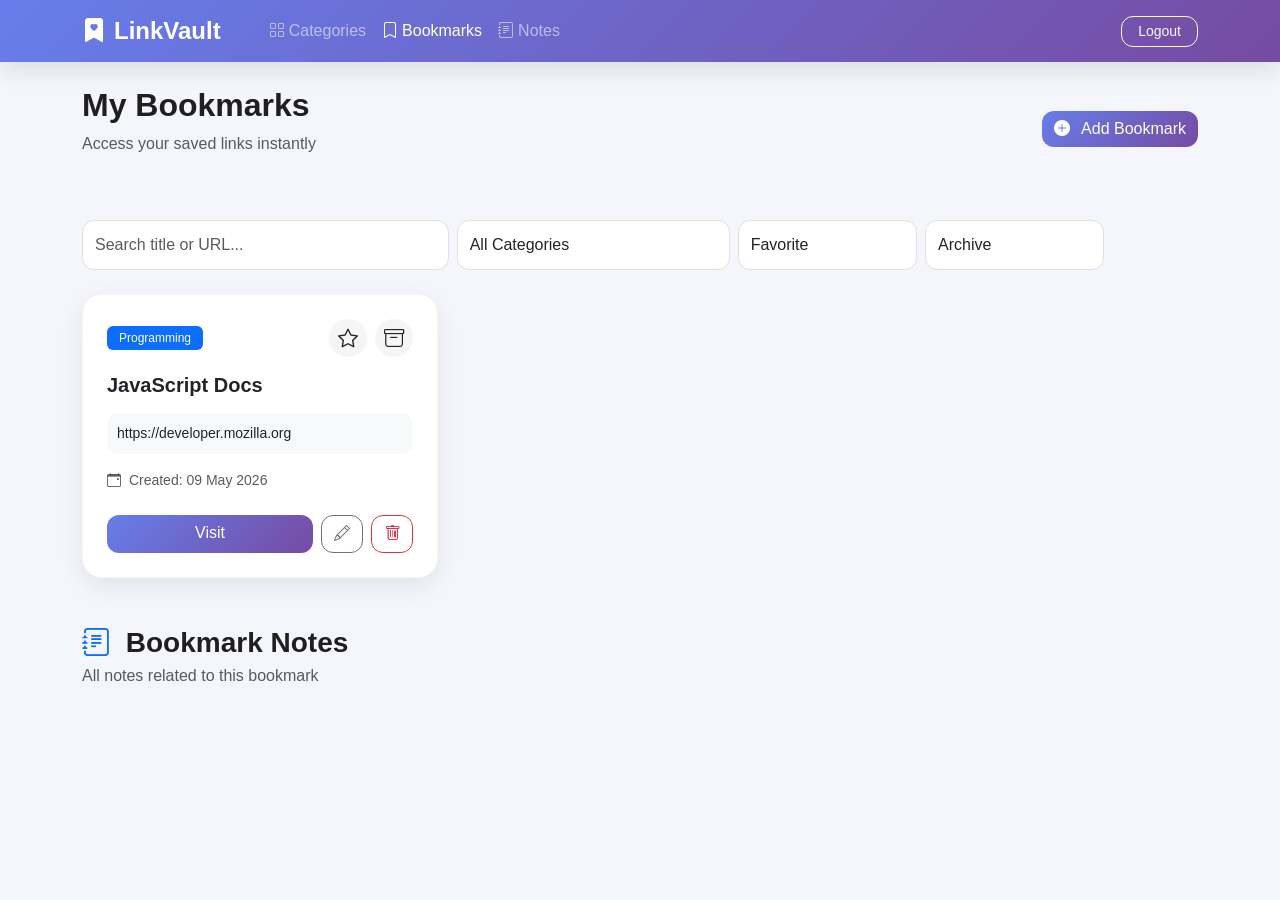
<file: bookmarks.html>
<!DOCTYPE html>
<html lang="en">
<head>
    <meta charset="UTF-8">
    <meta name="viewport" content="width=device-width, initial-scale=1.0">
    <title>LinkVault | My Bookmarks</title>

    <link href="https://cdn.jsdelivr.net/npm/bootstrap@5.3.0/dist/css/bootstrap.min.css" rel="stylesheet">
    <link rel="stylesheet" href="https://cdn.jsdelivr.net/npm/bootstrap-icons@1.11.0/font/bootstrap-icons.css">
    <link rel="stylesheet" href="style.css">

    <style>
        .bookmark-card{
            border:none;
            border-radius:20px;
            box-shadow:0 8px 25px rgba(0,0,0,.08);
            transition:.3s;
        }

        .bookmark-card:hover{
            transform:translateY(-6px);
        }

        .action-icon{
            width:38px;
            height:38px;
            border-radius:50%;
            display:flex;
            align-items:center;
            justify-content:center;
            cursor:pointer;
            transition:.3s;
            font-size:20px;
            background:#f5f5f5;
        }

        .action-icon:hover{
            transform:scale(1.1);
        }

        .favorite.active{
            color:#ffc107;
            background:#fff7db;
        }

        .archived.active{
            color:#6c757d;
            background:#ececec;
        }

        .url-box{
            background:#f8f9fa;
            padding:10px;
            border-radius:10px;
            font-size:14px;
            word-break:break-all;
        }
    </style>
</head>
<body>

<nav class="navbar navbar-expand-lg navbar-dark mb-4 nav-custom">
    <div class="container">
        <a class="navbar-brand fw-bold fs-4" href="#">
            <i class="bi bi-bookmark-heart-fill me-2"></i>LinkVault
        </a>

        <button class="navbar-toggler" data-bs-toggle="collapse" data-bs-target="#navMenu">
            <span class="navbar-toggler-icon"></span>
        </button>

        <div class="collapse navbar-collapse" id="navMenu">
            <ul class="navbar-nav me-auto ms-4">
                <li class="nav-item">
                    <a class="nav-link" href="categories.html">
                        <i class="bi bi-grid me-1"></i>Categories
                    </a>
                </li>

                <li class="nav-item">
                    <a class="nav-link active" href="bookmarks.html">
                        <i class="bi bi-bookmark me-1"></i>Bookmarks
                    </a>
                </li>

                <li class="nav-item">
                    <a class="nav-link" href="notes.html">
                        <i class="bi bi-journal-text me-1"></i>Notes
                    </a>
                </li>
            </ul>

            <button class="btn btn-outline-light btn-sm px-3">
                Logout
            </button>
        </div>
    </div>
</nav>


<div class="container">

    <div class="d-flex justify-content-between align-items-center mb-5">
        <div>
            <h2 class="fw-bold">My Bookmarks</h2>
            <p class="text-muted">Access your saved links instantly</p>
        </div>

        <button class="btn btn-primary" data-bs-toggle="modal" data-bs-target="#bookmarkModal">
            <i class="bi bi-plus-circle-fill me-2"></i>
            Add Bookmark
        </button>
    </div>
<div class="row mb-4 g-2">

  <!-- search -->
  <div class="col-md-4">
    <input type="text" id="searchInput" class="form-control" placeholder="Search title or URL...">
  </div>

  <!-- category -->
  <div class="col-md-3">
    <select id="filterCategory" class="form-control">
      <option value="">All Categories</option>
    </select>
  </div>

  <!-- favorite -->
  <div class="col-md-2">
    <select id="filterFavorite" class="form-control">
      <option value="">Favorite</option>
      <option value="true">Only Favorites</option>
    </select>
  </div>

  <!-- archive -->
  <div class="col-md-2">
    <select id="filterArchive" class="form-control">
      <option value="">Archive</option>
      <option value="true">Archived</option>
      <option value="false">Not Archived</option>
    </select>
  </div>

</div>

    <div class="row g-4" id="bookmarksGrid">

        <!-- Example Card -->
        <div class="col-md-6 col-lg-4">
            <div class="card bookmark-card p-4 h-100">

                <!-- icons -->
                <div class="d-flex justify-content-between align-items-center mb-3">

                    <span class="badge bg-primary">
                        Programming
                    </span>

                    <div class="d-flex gap-2">

                        <!-- favorite false default -->
                        <div class="action-icon favorite"
                             onclick="this.classList.toggle('active')">
                            <i class="bi bi-star"></i>
                        </div>

                        <!-- archived false default -->
                        <div class="action-icon archived"
                             onclick="this.classList.toggle('active')">
                            <i class="bi bi-archive"></i>
                        </div>

                    </div>
                </div>

                <!-- title -->
                <h5 class="fw-bold mb-3">
                    JavaScript Docs
                </h5>

                <!-- url -->
                <div class="url-box mb-3">
                    https://developer.mozilla.org
                </div>

                <!-- created -->
                <small class="text-muted d-block mb-4">
                    <i class="bi bi-calendar-event me-1"></i>
                    Created: 09 May 2026
                </small>

                <!-- buttons -->
                <div class="mt-auto d-flex gap-2">
                    <a href="#" class="btn btn-primary w-100">
                        Visit
                    </a>

                    <button class="btn btn-outline-secondary">
                        <i class="bi bi-pencil"></i>
                    </button>

                    <button class="btn btn-outline-danger">
                        <i class="bi bi-trash"></i>
                    </button>
                </div>

            </div>
        </div>

    </div>
</div>


<!-- modal -->
<div class="modal fade" id="bookmarkModal" tabindex="-1">
  <div class="modal-dialog">
    <div class="modal-content">

      <div class="modal-header">
        <h5 class="modal-title">Add Bookmark</h5>
        <button class="btn-close" data-bs-dismiss="modal"></button>
      </div>

      <div class="modal-body">

        <form id="bookmarkForm">

          <input class="form-control mb-3"
                 id="title"
                 placeholder="Bookmark title"
                 required>

          <input class="form-control mb-3"
                 id="url"
                 type="url"
                 placeholder="https://example.com"
                 required>

        <select class="form-control mb-3" id="categoryId" required>
  <option value="">Select Category</option>
</select>
                 <input type="hidden" id="bookmarkId">

          <button class="btn btn-primary w-100">
            Save Bookmark
          </button>

        </form>
        

      </div>
    </div>
  </div>
</div>
<section class="container mt-5 mb-5" id="bookmarkNotesSection">

  <div class="d-flex justify-content-between align-items-center mb-4">
    <div>
      <h3 class="fw-bold mb-1">
        <i class="bi bi-journal-text me-2 text-primary"></i>
        Bookmark Notes
      </h3>
      <p class="text-muted mb-0">
        All notes related to this bookmark
      </p>
    </div>
  </div>

  <div class="row g-4" id="bookmarkNotesContainer">


  </div>

</section>
<div class="modal fade" id="bookmarkNoteModal" tabindex="-1">
  <div class="modal-dialog">
    <div class="modal-content rounded-4 border-0 shadow">

      <div class="modal-header">
        <h5 class="modal-title">Add Bookmark Note</h5>
        <button class="btn-close" data-bs-dismiss="modal"></button>
      </div>

      <div class="modal-body">

        <form id="bookmarkNoteForm">

         <input type="hidden" id="bookmarkNoteId">

          <textarea
            class="form-control mb-3"
            id="noteContent"
            rows="4"
            placeholder="Write your notecontent..."
            required
          ></textarea>


          <button class="btn btn-primary w-100">
            Save Note
          </button>

        </form>

      </div>
    </div>
  </div>
</div>


<script src="https://cdn.jsdelivr.net/npm/bootstrap@5.3.0/dist/js/bootstrap.bundle.min.js"></script>
<script src="bookmark.js"></script>
</body>
</html>
</file>
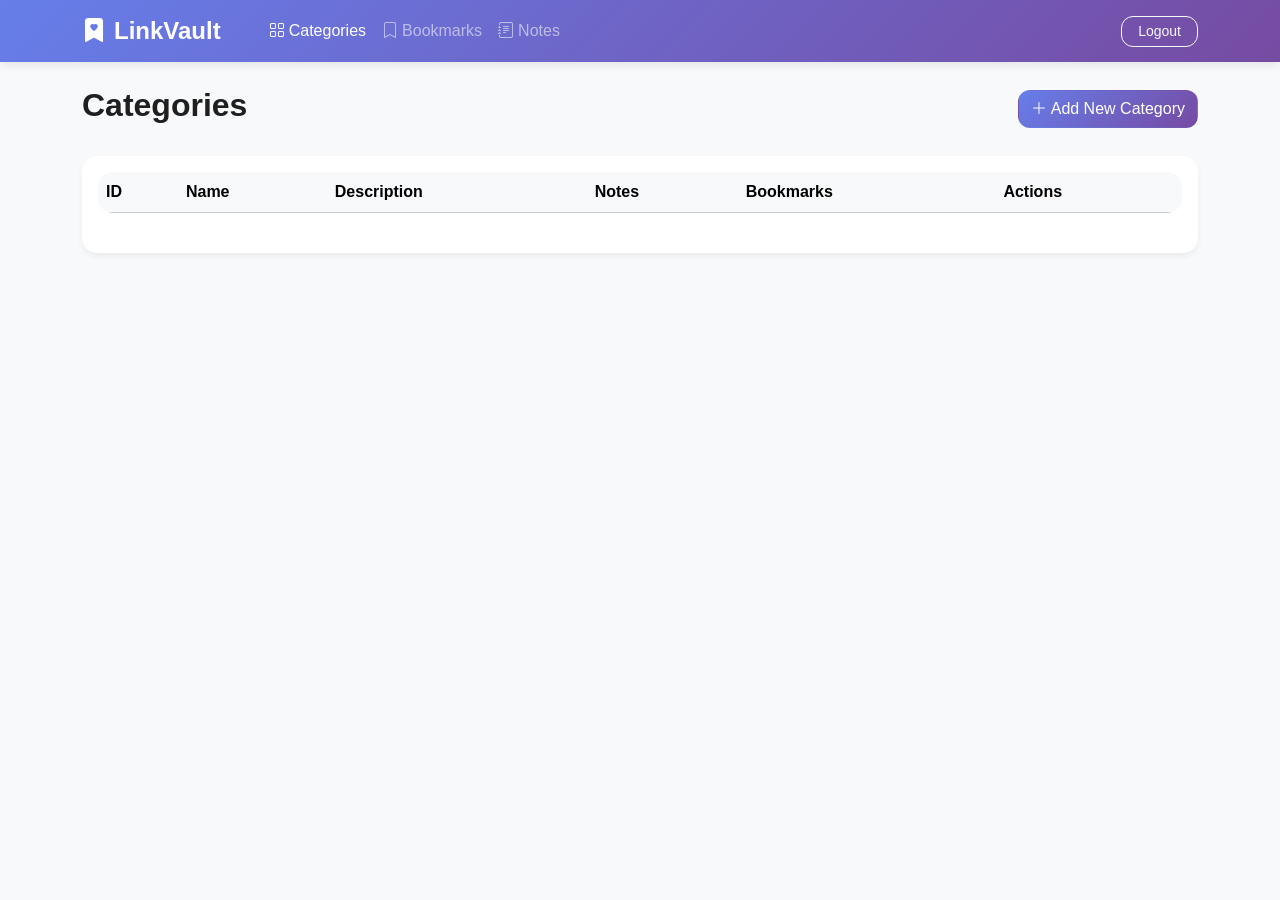
<file: categories.html>
<!DOCTYPE html>
<html lang="en">
<head>
    <meta charset="UTF-8">
    <meta name="viewport" content="width=device-width, initial-scale=1.0">
    <title>LinkVault | Categories</title>
    <link href="https://cdn.jsdelivr.net/npm/bootstrap@5.3.0/dist/css/bootstrap.min.css" rel="stylesheet">
    <link rel="stylesheet" href="https://cdn.jsdelivr.net/npm/bootstrap-icons@1.11.0/font/bootstrap-icons.css">
    <link rel="stylesheet" href="style.css">
    <style>
        body { background-color: #f8f9fa; font-family: 'Segoe UI', sans-serif; }
        .navbar { box-shadow: 0 2px 10px rgba(0,0,0,0.1); }
        .card { border: none; border-radius: 15px; box-shadow: 0 4px 6px rgba(0,0,0,0.05); }
        .empty-state { padding: 50px 0; text-align: center; color: #6c757d; }
        .table-responsive { border-radius: 15px; overflow: hidden; }
        .loading-spinner { display: none; text-align: center; padding: 20px; }
    </style>
</head>
<body>

<nav class="navbar navbar-expand-lg navbar-dark mb-4 nav-custom">
  <div class="container">
    <a class="navbar-brand fw-bold fs-4" href="#">
      <i class="bi bi-bookmark-heart-fill me-2"></i>LinkVault
    </a>

    <button class="navbar-toggler" data-bs-toggle="collapse" data-bs-target="#navMenu">
      <span class="navbar-toggler-icon"></span>
    </button>

    <div class="collapse navbar-collapse" id="navMenu">
      <ul class="navbar-nav me-auto ms-4">
        <li class="nav-item">
          <a class="nav-link active" href="categories.html">
            <i class="bi bi-grid me-1"></i>Categories
          </a>
        </li>

        <li class="nav-item">
          <a class="nav-link" href="bookmarks.html">
            <i class="bi bi-bookmark me-1"></i>Bookmarks
          </a>
        </li>

        <li class="nav-item">
          <a class="nav-link " href="notes.html">
            <i class="bi bi-journal-text me-1"></i>Notes
          </a>
        </li>
      </ul>

      <div class="d-flex align-items-center gap-3">
        <span class="text-white-50 small" id="userEmail"></span>
        <button class="btn btn-outline-light btn-sm px-3">
          Logout
        </button>
      </div>
    </div>
  </div>
</nav>
<div class="container">
    <div class="d-flex justify-content-between align-items-center mb-4">
        <h2>Categories</h2>
        <button class="btn " data-bs-toggle="modal" data-bs-target="#categoryModal" style="background: linear-gradient(135deg, #667eea 0%, #764ba2 100%); color: white;">
            <i class="bi bi-plus-lg"></i> Add New Category
        </button>
    </div>

    <div id="loading" class="loading-spinner">
        <div class="spinner-border text-primary" role="status"></div>
    </div>

    <div class="card p-3">
        <div class="table-responsive">
            <table class="table table-hover align-middle" id="categoriesTable">
                <thead class="table-light">
                    <tr>
                        <th>ID</th>
                        <th>Name</th>
                        <th>Description</th>
                        <th>Notes</th>
                        <th>Bookmarks</th>
                         <th>Actions</th>
                    </tr>
                </thead>
                <tbody id="categoriesBody">
                    </tbody>
            </table>
        </div>
<p id="errorMsg" class="text-danger mt-2"></p>
        <div id="emptyState" class="empty-state d-none">
            <i class="bi bi-folder-x" style="font-size: 3rem;"></i>
            <h5>No Categories Found</h5>
            <p>Click the button above to add your first category.</p>
        </div>
    </div>
</div>

<div class="modal fade" id="categoryModal" tabindex="-1">
    <div class="modal-dialog">
        <div class="modal-content">
            <div class="modal-header">
                <h5 class="modal-title" id="modalTitle">Add Category</h5>
                <button type="button" class="btn-close" data-bs-dismiss="modal"></button>
            </div>
            <div class="modal-body">
                <form id="categoryForm">
                    <input type="hidden" id="categoryId">
                    <div class="mb-3">
                        <label class="form-label">Name</label>
                        <input type="text" class="form-control" id="catName" required>
                    </div>
                    <div class="mb-3">
                        <label class="form-label">Description</label>
                        <textarea class="form-control" id="catDesc"></textarea>
                    </div>
<button type="submit" class="btn btn-primary w-100" id="btn"">
  Save Category
</button>              
  </form>
            </div>
        </div>
    </div>
</div>


<script src="https://cdn.jsdelivr.net/npm/bootstrap@5.3.0/dist/js/bootstrap.bundle.min.js"></script>
<script>
    function logout() {
        localStorage.removeItem('token');
        window.location.href = 'login.html';
    }
 
</script>
<script src="main.js"></script>
</body>
</html>
</file>
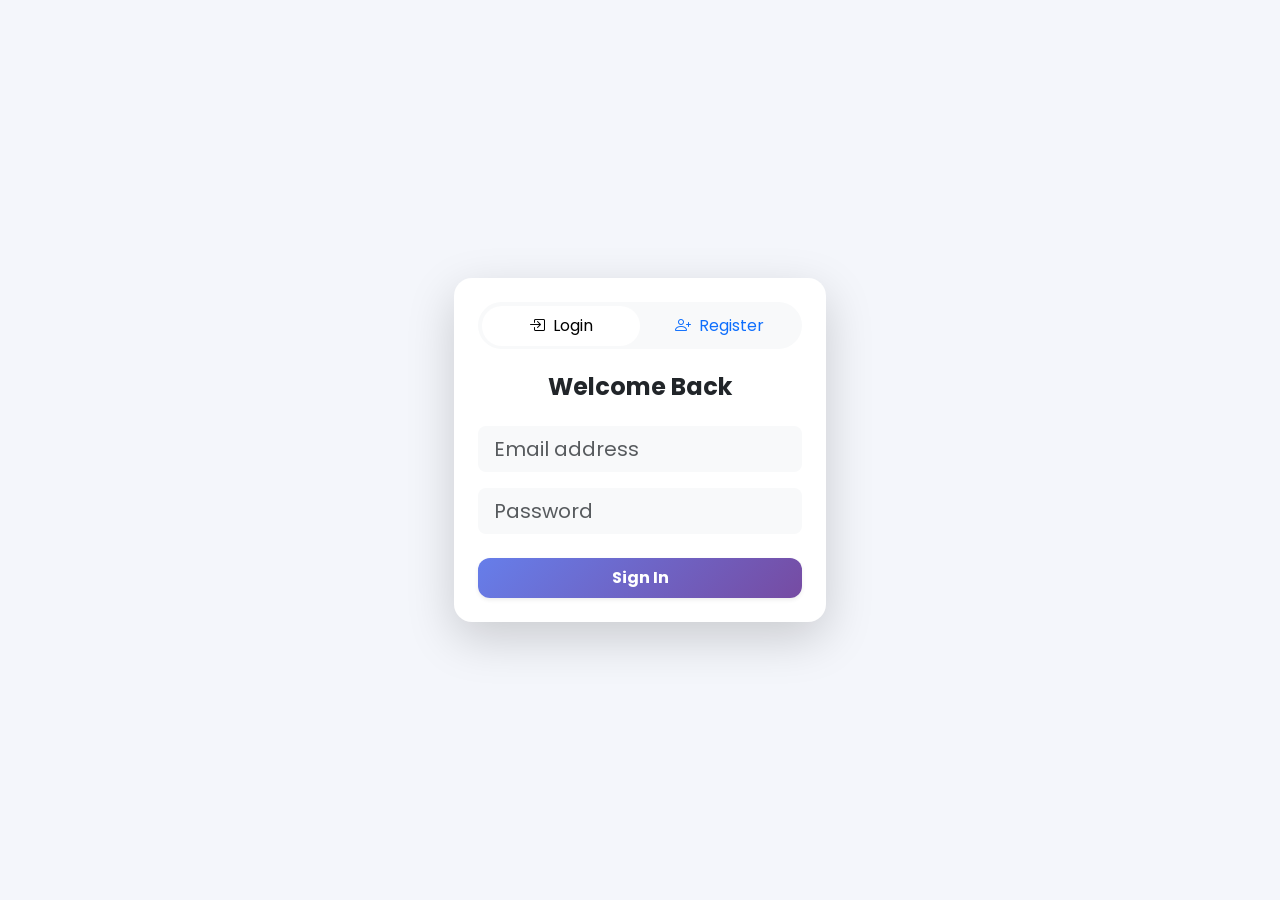
<file: login.html>
<!DOCTYPE html>
<html lang="en">
<head>
  <meta charset="UTF-8" />
  <meta name="viewport" content="width=device-width, initial-scale=1.0"/>
  <title>..</title>

  <link href="https://fonts.googleapis.com/css2?family=Poppins:wght@300;400;600&display=swap" rel="stylesheet">
  <link href="https://cdn.jsdelivr.net/npm/bootstrap@5.3.0/dist/css/bootstrap.min.css" rel="stylesheet">
  <link rel="stylesheet" href="https://cdn.jsdelivr.net/npm/bootstrap-icons@1.11.0/font/bootstrap-icons.css">
  <link rel="stylesheet" href="style.css">
</head>

<body>

<div class="container d-flex align-items-center justify-content-center min-vh-100">
  <div class="col-12 col-sm-10 col-md-6 col-lg-4">
      
    <div class="card auth-card shadow-lg p-4 border-0">
      
      <ul class="nav nav-tabs border-0 mb-4 bg-light p-1 rounded-pill">
        <li class="nav-item w-50">
          <button class="nav-link active w-100 border-0 rounded-pill" data-bs-toggle="tab" data-bs-target="#loginTab">
            <i class="bi bi-box-arrow-in-right me-2"></i>Login
          </button>
        </li>
        <li class="nav-item w-50">
          <button class="nav-link w-100 border-0 rounded-pill" data-bs-toggle="tab" data-bs-target="#registerTab">
            <i class="bi bi-person-plus me-2"></i>Register
          </button>
        </li>
      </ul>

      <div class="tab-content">
        <div class="tab-pane fade show active" id="loginTab">
          <h4 class="text-center mb-4 fw-bold">Welcome Back</h4>
          <form id="loginForm">
            <p id="error" style="color: red;"></p>
            <div class="mb-3 input-group-lg">
              <input type="email" class="form-control bg-light border-0" placeholder="Email address" id="emaillog" required>
            </div>
            <div class="mb-4 input-group-lg">
              <input type="password" class="form-control bg-light border-0" placeholder="Password" id="passlog" required>
            </div>
            <button class="btn btn-primary w-100 py-2 fw-bold shadow-sm">Sign In</button>
          </form>
        </div>

        <div class="tab-pane fade" id="registerTab">
          <h4 class="text-center mb-4 fw-bold">Create Account</h4>
          <form id="registerForm">
            <div class="mb-3 input-group-lg">
              <input type="text" class="form-control bg-light border-0" placeholder="Full Name" id="regFirstName"  required >
            </div>
            <div class="mb-3 input-group-lg">
              <input type="text" class="form-control bg-light border-0" placeholder="Last Name" id="regLastName"  required >
            </div>
            <div class="mb-3 input-group-lg">
              <input type="email" class="form-control bg-light border-0" placeholder="Email address" id="regEmail"  required>
            </div>
            <div class="mb-4 input-group-lg">
              <input type="password" class="form-control bg-light border-0" placeholder="Password" id="regPassword" required>
            </div>
            <button class="btn btn-success w-100 py-2 fw-bold shadow-sm">Get Started</button>
          </form>
        </div>
      </div>

    </div>
  </div>
</div>

<script src="https://cdn.jsdelivr.net/npm/bootstrap@5.3.0/dist/js/bootstrap.bundle.min.js"></script>
<script src="main.js"></script>
</body>
</html>
</file>
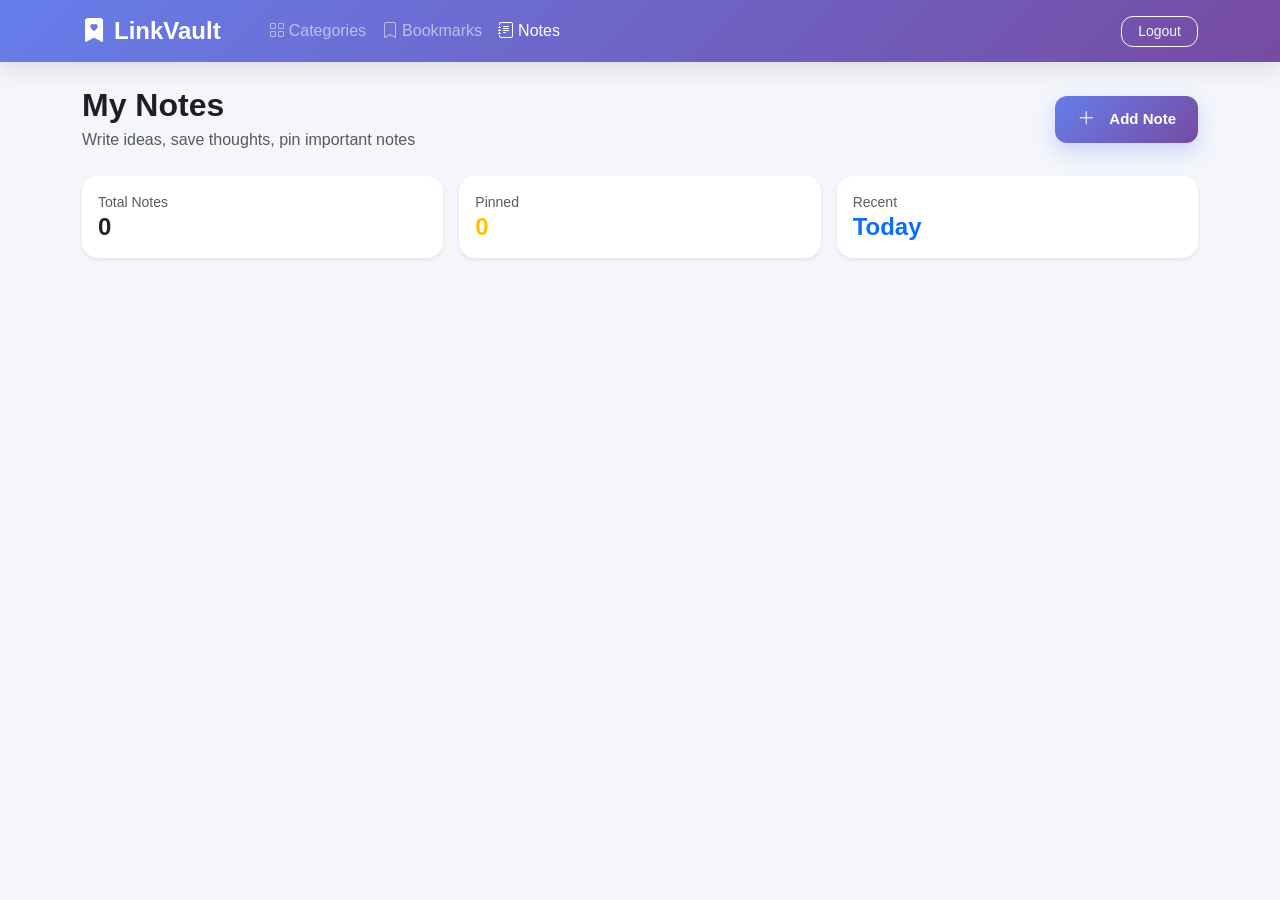
<file: notes.html>
<!DOCTYPE html>
<html lang="en">
<head>
  <meta charset="UTF-8">
  <meta name="viewport" content="width=device-width, initial-scale=1.0">
  <title>LinkVault | Notes</title>

  <link href="https://cdn.jsdelivr.net/npm/bootstrap@5.3.0/dist/css/bootstrap.min.css" rel="stylesheet">
  <link rel="stylesheet" href="https://cdn.jsdelivr.net/npm/bootstrap-icons@1.11.0/font/bootstrap-icons.css">
  <link rel="stylesheet" href="style.css">
</head>

<body>

<nav class="navbar navbar-expand-lg navbar-dark mb-4 nav-custom">
  <div class="container">
    <a class="navbar-brand fw-bold fs-4" href="#">
      <i class="bi bi-bookmark-heart-fill me-2"></i>LinkVault
    </a>

    <button class="navbar-toggler" data-bs-toggle="collapse" data-bs-target="#navMenu">
      <span class="navbar-toggler-icon"></span>
    </button>

    <div class="collapse navbar-collapse" id="navMenu">
      <ul class="navbar-nav me-auto ms-4">
        <li class="nav-item">
          <a class="nav-link" href="categories.html">
            <i class="bi bi-grid me-1"></i>Categories
          </a>
        </li>

        <li class="nav-item">
          <a class="nav-link" href="bookmarks.html">
            <i class="bi bi-bookmark me-1"></i>Bookmarks
          </a>
        </li>

        <li class="nav-item">
          <a class="nav-link active" href="notes.html">
            <i class="bi bi-journal-text me-1"></i>Notes
          </a>
        </li>
      </ul>

      <div class="d-flex align-items-center gap-3">
        <span class="text-white-50 small" id="userEmail"></span>
        <button class="btn btn-outline-light btn-sm px-3">
          Logout
        </button>
      </div>
    </div>
  </div>
</nav>

<div class="container">

  <div class="d-flex justify-content-between align-items-center flex-wrap gap-3 mb-4">
    <div>
      <h2 class="fw-bold mb-1">My Notes</h2>
      <p class="text-muted mb-0">Write ideas, save thoughts, pin important notes</p>
    </div>

    <button class="btn-add-custom" data-bs-toggle="modal" data-bs-target="#noteModal">
      <i class="bi bi-plus-lg me-2"></i>Add Note
    </button>
  </div>

  <div class="row g-3 mb-4">
    <div class="col-md-4">
      <div class="card shadow-sm border-0 rounded-4 p-3">
        <small class="text-muted">Total Notes</small>
        <h4 class="fw-bold mb-0" id="totalNotes">0</h4>
      </div>
    </div>

    <div class="col-md-4">
      <div class="card shadow-sm border-0 rounded-4 p-3">
        <small class="text-muted">Pinned</small>
        <h4 class="fw-bold mb-0 text-warning" id="pinnedNotes">0</h4>
      </div>
    </div>

    <div class="col-md-4">
      <div class="card shadow-sm border-0 rounded-4 p-3">
        <small class="text-muted">Recent</small>
        <h4 class="fw-bold mb-0 text-primary">Today</h4>
      </div>
    </div>
  </div>



  <div class="row g-4" id="notesGrid"></div>

  <div id="emptyNotes" class="empty-state d-none">
    <i class="bi bi-journal-x"></i>
    <h4 class="mt-3">No Notes Yet</h4>
    <p>Create your first note and start organizing your ideas</p>

    <button
      class="btn-add-custom mt-3"
      data-bs-toggle="modal"
      data-bs-target="#noteModal"
    >
      <i class="bi bi-plus-lg me-2"></i>Create Note
    </button>
  </div>

</div>

<div class="modal fade" id="noteModal">
  <div class="modal-dialog modal-dialog-centered">
    <div class="modal-content border-0 rounded-4 shadow">

      <div class="modal-header border-0 pb-0">
        <h5 class="modal-title fw-bold">
          <i class="bi bi-journal-plus me-2 text-primary"></i>
          Add New Note
        </h5>

        <button class="btn-close" data-bs-dismiss="modal"></button>
      </div>

      <div class="modal-body p-4">
        <form id="noteForm">

          <input type="hidden" id="noteId">

          <div class="mb-3">
            <label class="form-label fw-semibold">Title</label>
            <input
              type="text"
              class="form-control rounded-4"
              id="noteTitle"
              placeholder="Enter note title..."
            >
          </div>

          <div class="mb-3">
            <label class="form-label fw-semibold">Content</label>
            <textarea
              class="form-control rounded-4"
              id="noteContent"
              rows="5"
              placeholder="Write your note here..."
            ></textarea>
          </div>
          <div class="mb-3">
  <label class="form-label fw-semibold">Category Name</label>
<select id="noteCategoryId" class="form-control rounded-4" required>
  <option value="">Select Category</option>
</select></div>

          <button class="btn btn-primary w-100 rounded-4 py-3 fw-semibold">
            Save Note
          </button>

        </form>
      </div>

    </div>
  </div>
</div>
<div id="bookmarkNotesContainer" class="row g-3 mt-3"></div>

<script src="https://cdn.jsdelivr.net/npm/bootstrap@5.3.0/dist/js/bootstrap.bundle.min.js"></script>
<script src="bookmark.js"></script>

</body>
</html>
</file>
<file: style.css>
body {
  font-family: 'Poppins', sans-serif;
  background: #f4f6fb;
  min-height: 100vh;
  color: #1f1f1f;
}

.navbar {
  backdrop-filter: blur(10px);
  background: linear-gradient(135deg, #667eea, #764ba2) !important;
  box-shadow: 0 8px 25px rgba(0,0,0,0.1);
}

.card {
  border: none;
  border-radius: 18px;
  box-shadow: 0 10px 30px rgba(0,0,0,0.08);
  background: #fff;
  transition: 0.3s ease;
}

.card:hover {
  transform: translateY(-3px);
}

.table {
  margin: 0;
}

.table thead {
  background: #f1f3ff;
}

.table tbody tr {
  transition: 0.2s ease;
}

.table tbody tr:hover {
  background: #f8f9ff;
}

.btn {
  border-radius: 12px;
  transition: 0.3s ease;
  font-weight: 500;
}

.btn:hover {
  transform: translateY(-2px);
}

.btn-primary {
  background: linear-gradient(135deg, #667eea, #764ba2);
  border: none;
}

.icon-btn {
  width: 38px;
  height: 38px;
  border-radius: 12px;
  border: none;
  display: inline-flex;
  align-items: center;
  justify-content: center;
  cursor: pointer;
  transition: 0.3s ease;
  color: #fff;
}

.icon-btn.btn-pin {
  background: linear-gradient(135deg, #667eea, #764ba2);
}

.icon-btn.btn-trash {
  background: linear-gradient(135deg, #ff4d4d, #ff7b7b);
}

.icon-btn:hover {
  transform: translateY(-3px) scale(1.05);
  box-shadow: 0 8px 20px rgba(0,0,0,0.15);
}

.icon-btn i {
  font-size: 16px;
}

.icon-btn i {
  font-size: 16px;
}

.modal-content {
  border-radius: 20px;
  border: none;
  box-shadow: 0 20px 50px rgba(0,0,0,0.15);
}

.form-control {
  border-radius: 12px;
  padding: 12px;
  border: 1px solid #e0e0e0;
  transition: 0.3s;
}

.form-control:focus {
  border-color: #667eea;
  box-shadow: 0 0 0 0.2rem rgba(102,126,234,0.2);
}

.empty-state {
  padding: 60px 0;
  color: #999;
}

h2 {
  font-weight: 700;
}
.bg-soft-primary {
    background-color: rgba(102, 126, 234, 0.1);
    color: #667eea;
}

.bg-soft-purple {
    background-color: rgba(118, 75, 162, 0.1);
    color: #764ba2;
}

.text-purple { color: #764ba2; }

.bookmark-card {
    border: 1px solid rgba(0,0,0,0.03) !important;
    transition: all 0.4s cubic-bezier(0.165, 0.84, 0.44, 1);
}

.bookmark-card:hover {
    transform: translateY(-8px) scale(1.02);
    box-shadow: 0 20px 40px rgba(118, 75, 162, 0.12) !important;
}

.icon-box {
    width: 45px;
    height: 45px;
    display: flex;
    align-items: center;
    justify-content: center;
    border-radius: 12px;
}

.btn-primary {
    background: linear-gradient(135deg, #667eea, #764ba2);
    border: none;
}

.badge {
    font-weight: 500;
    padding: 6px 12px;
}
.btn-add-custom{
  background: linear-gradient(135deg, #667eea, #764ba2);
  border: none;
  color: #fff;
  padding: 12px 26px;
  border-radius: 14px;
  font-weight: 600;
  font-size: 15px;
  display: flex;
  align-items: center;
  gap: 8px;
  box-shadow: 0 8px 20px rgba(102, 126, 234, 0.30);
  transition: all 0.3s ease;
}

.btn-add-custom:hover{
  transform: translateY(-3px);
  box-shadow: 0 14px 28px rgba(102, 126, 234, 0.45);
  background: linear-gradient(135deg, #5a6ee6, #6b3fa0);
}

.btn-add-custom:active{
  transform: scale(.98);
}

.btn-add-custom i{
  font-size: 18px;
}

.btn-add-custom:focus{
  box-shadow: 0 0 0 4px rgba(102, 126, 234, 0.20);
}

/* Navbar */
.nav-custom{
  background: transparent;
}

/* Card Style */
.note-card{
  background: #fff;
  border-radius: 18px;
  padding: 20px;
  transition: 0.3s;
  position: relative;
  box-shadow: 0 6px 15px rgba(0,0,0,0.08);
}

.note-card:hover{
  transform: translateY(-6px);
  box-shadow: 0 12px 25px rgba(0,0,0,0.15);
}

/* Title */
.note-title{
  font-weight: 600;
  margin-bottom: 8px;
}

/* Content */
.note-content{
  font-size: 14px;
  color: #6c757d;
}

/* Action buttons */
.note-actions{
  position: absolute;
  top: 10px;
  right: 10px;
}

/* Add Button */
.btn-add-custom{
  background: linear-gradient(135deg, #667eea, #764ba2);
  border: none;
  color: #fff;
  padding: 10px 22px;
  border-radius: 12px;
  font-weight: 600;
  display: flex;
  align-items: center;
  gap: 6px;
  transition: 0.3s;
}

.btn-add-custom:hover{
  transform: translateY(-3px);
  box-shadow: 0 10px 20px rgba(0,0,0,0.2);
}

/* Empty State */
.empty-state{
  text-align: center;
  color: #fff;
  margin-top: 80px;
}

.empty-state i{
  font-size: 60px;
  margin-bottom: 10px;
}

/* Modal */
.modal-content{
  border-radius: 18px;
}
.bookmark-card-new{
    background: white;
    border-radius: 24px;
    padding: 25px;
    box-shadow: 0 10px 30px rgba(0,0,0,.07);
    transition: .3s;
    height: 100%;
    display: flex;
    flex-direction: column;
    gap: 18px;
    border: 1px solid #eee;
}

.bookmark-card-new:hover{
    transform: translateY(-8px);
    box-shadow: 0 20px 40px rgba(102,126,234,.18);
}

.bookmark-top{
    display: flex;
    justify-content: space-between;
    align-items: center;
}

.bookmark-icon{
    width: 58px;
    height: 58px;
    border-radius: 18px;
    display: flex;
    align-items: center;
    justify-content: center;
    background: linear-gradient(135deg,#667eea,#764ba2);
    color: white;
    font-size: 22px;
    box-shadow: 0 10px 25px rgba(102,126,234,.3);
}

.menu-btn{
    border: 0;
    background: #f5f5f5;
    width: 42px;
    height: 42px;
    border-radius: 12px;
    transition: .3s;
}

.menu-btn:hover{
    background: #ececec;
}

.category-pill{
    width: fit-content;
    padding: 8px 18px;
    border-radius: 30px;
    background: #eef2ff;
    color: #667eea;
    font-size: 14px;
    font-weight: 600;
}

.bookmark-title{
    font-size: 22px;
    font-weight: 700;
    color: #222;
    margin: 0;
}

.bookmark-url{
    color: #888;
    font-size: 14px;
    word-break: break-word;
    margin: 0;
    flex-grow: 1;
}

.visit-btn{
    text-decoration: none;
    background: linear-gradient(135deg,#667eea,#764ba2);
    color: white;
    padding: 13px;
    border-radius: 14px;
    text-align: center;
    font-weight: 600;
    transition: .3s;
}

.visit-btn:hover{
    color: white;
    transform: scale(1.02);
}
.badge{
  background-color: #6b3fa0;
}
</file>
